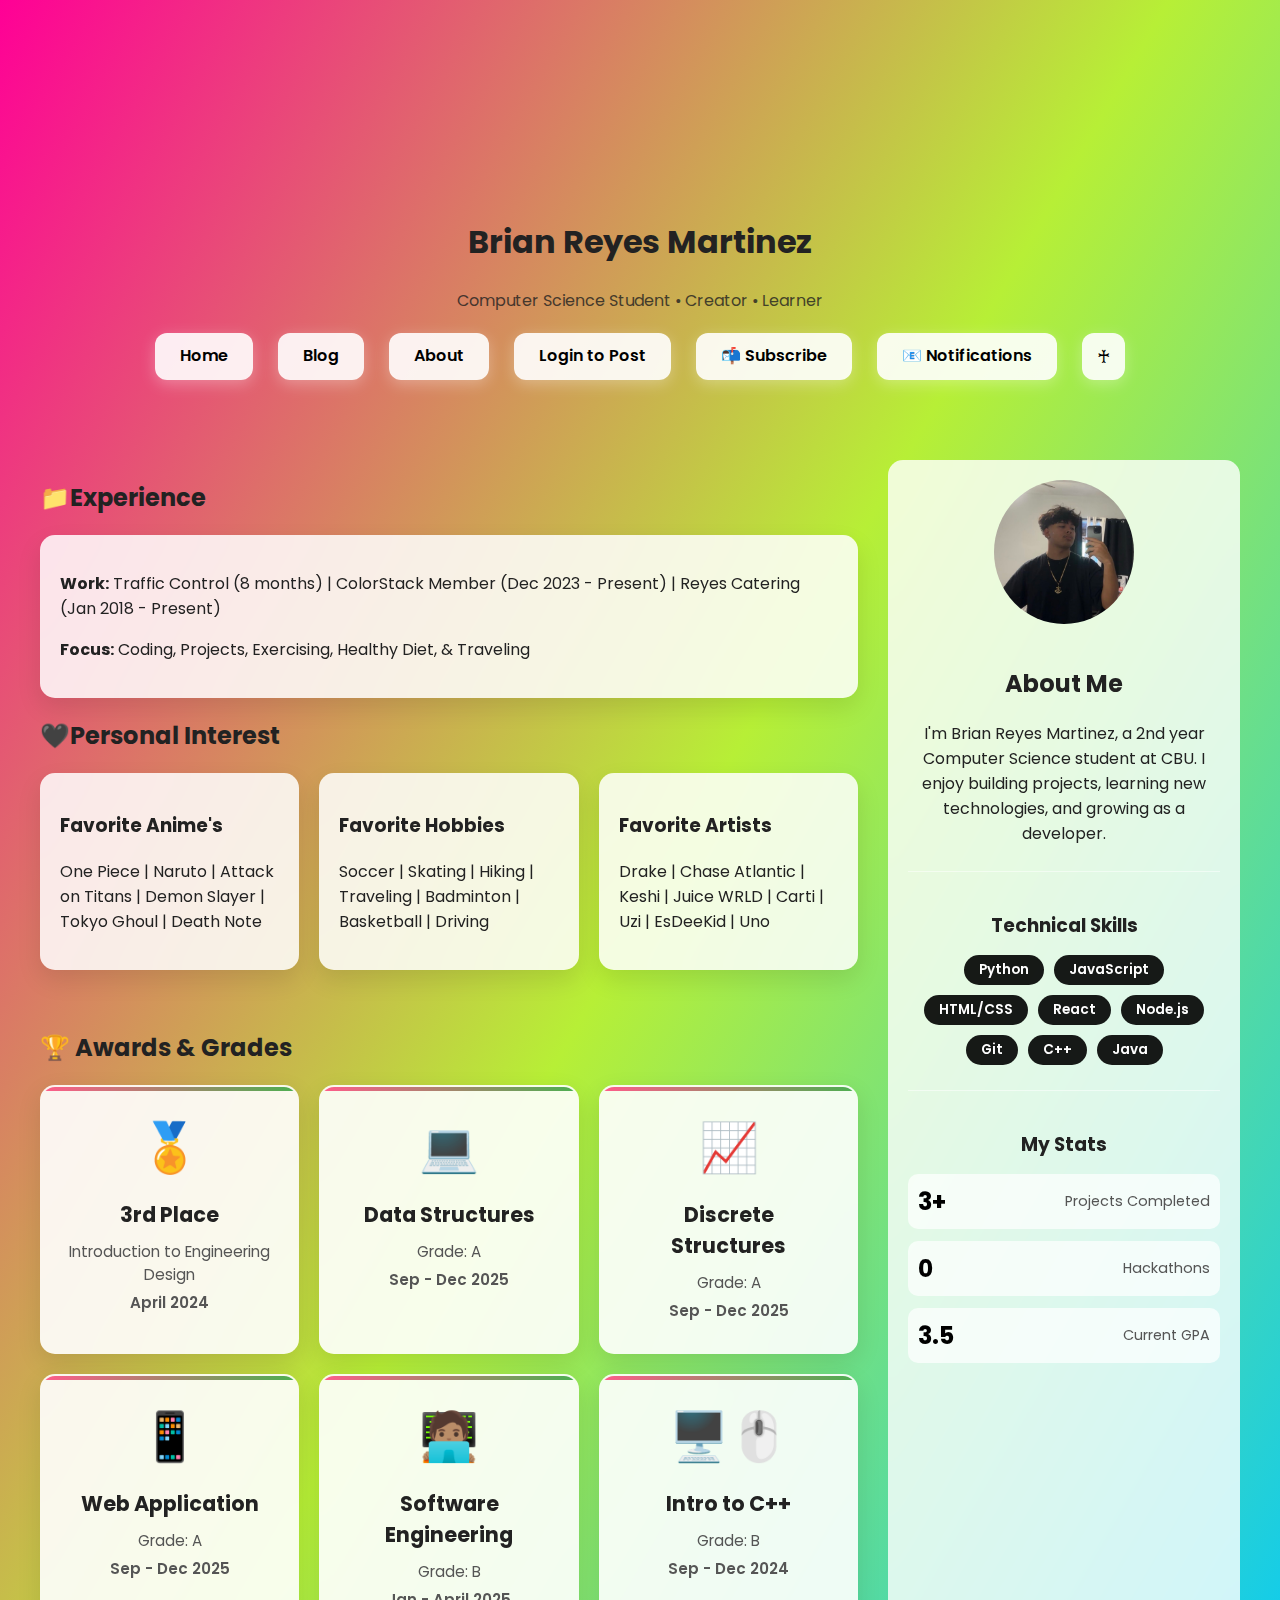
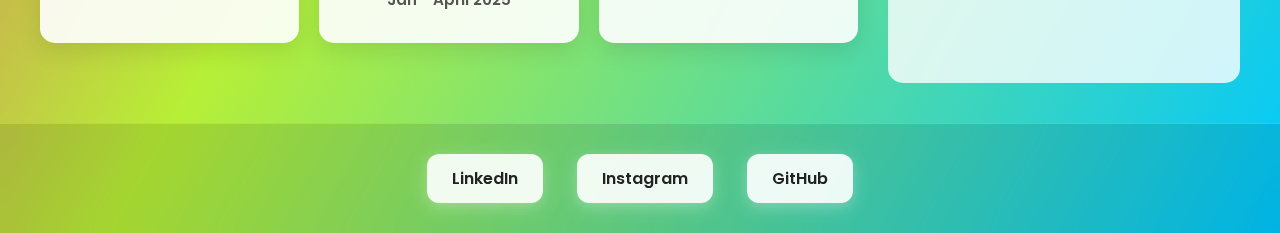
<file: index.html>
<!DOCTYPE html>
<html lang="en">
<head>
    <meta charset="UTF-8">
    <title>Brian's Personal Blog</title>
    <link rel="stylesheet" href="style.css">
    <script defer src="script.js"></script>
</head>
<body>
    <canvas id="orb-canvas"></canvas>
      
<header class="fade-in">
    <h1>Brian Reyes Martinez</h1>
    <p class="subtitle">Computer Science Student • Creator • Learner</p>
    <nav>
        <a href="#home">Home</a>
        <a href="#blog">Blog</a>
        <a href="#about">About</a>
        <a href="login.html">Login to Post</a>
        <a href="subscribe.html">📬 Subscribe</a>
        <a href="notifications.html" id="notificationLink" class="notification-link">
            📧 Notifications
            <span id="navNotificationDot" class="notification-dot" style="display: none;"></span>
        </a>
        <button id="themeToggle">♰</button>
    </nav>
</header>

<main class="container">
    <section class="post-text-box slide-in">
        <h2>📁Experience </h2>
        <div class="card">
            <p><strong>Work:</strong> Traffic Control (8 months) | ColorStack Member (Dec 2023 - Present) | Reyes Catering (Jan 2018 - Present) </p>
            <p><strong>Focus:</strong> Coding, Projects, Exercising, Healthy Diet, & Traveling</p>
        </div>

        <h2 id="blog">🖤Personal Interest</h2>
        <div class="blog-grid">
            <div class="blog-card">
                <h3>Favorite Anime's</h3>
                <p>One Piece | Naruto | Attack on Titans | Demon Slayer | Tokyo Ghoul | Death Note</p>
            </div>
            <div class="blog-card">
                <h3>Favorite Hobbies</h3>
                <p>Soccer | Skating | Hiking | Traveling | Badminton | Basketball | Driving </p>
            </div>
            <div class="blog-card">
                <h3>Favorite Artists</h3>
                <p>Drake | Chase Atlantic | Keshi | Juice WRLD | Carti | Uzi | EsDeeKid | Uno</p>
            </div>
        </div>

        <!-- AWARDS SECTION -->
        <h2 style="margin-top: 40px;">🏆 Awards & Grades </h2>
        <div class="awards-grid">
            <div class="award-card">
                <div class="award-icon">🏅</div>
                <h3>3rd Place</h3>
                <p>Introduction to Engineering Design</p>
                <p class="award-date">April 2024</p>
            </div>
            <div class="award-card">
                <div class="award-icon">💻</div>
                <h3>Data Structures</h3>
                <p>Grade: A</p>
                <p class="award-date">Sep - Dec 2025</p>
            </div>
            <div class="award-card">
                <div class="award-icon">📈</div>
                <h3>Discrete Structures</h3>
                <p>Grade: A </p>
                <p class="award-date">Sep - Dec 2025</p>
            </div>
            <div class="award-card">
                <div class="award-icon">📱</div>
                <h3>Web Application</h3>
                <p>Grade: A </p>
                <p class="award-date">Sep - Dec 2025</p>
            </div>
            <div class="award-card">
                <div class="award-icon">🧑🏽‍💻</div>
                <h3>Software Engineering</h3>
                <p>Grade: B</p>
                <p class="award-date">Jan - April 2025</p>
            </div>
            <div class="award-card">
                <div class="award-icon">🖥️🖱️</div>
                <h3>Intro to C++ </h3>
                <p>Grade: B</p>
                <p class="award-date">Sep - Dec 2024</p>
            </div>
        </div>
    </section>

    <aside class="profile zoom-in" id="about">
        <img src="IMG_3232.JPG" alt="Brian Profile">
        <h2>About Me</h2>
        <p>I'm Brian Reyes Martinez, a 2nd year Computer Science student at CBU. I enjoy building projects, learning new technologies, and growing as a developer.</p>
        
        <div class="skill-section">
            <h3>Technical Skills</h3>
            <div class="skill-list">
                <span class="skill-tag">Python</span>
                <span class="skill-tag">JavaScript</span>
                <span class="skill-tag">HTML/CSS</span>
                <span class="skill-tag">React</span>
                <span class="skill-tag">Node.js</span>
                <span class="skill-tag">Git</span>
                <span class="skill-tag">C++</span>
                <span class="skill-tag">Java</span>
            </div>
        </div>
        
        <div class="achievement-stats">
            <h3>My Stats</h3>
            <div class="stat-item">
                <span class="stat-number">3+</span>
                <span class="stat-label">Projects Completed</span>
            </div>
            <div class="stat-item">
                <span class="stat-number">0</span>
                <span class="stat-label">Hackathons</span>
            </div>
            <div class="stat-item">
                <span class="stat-number">3.5</span>
                <span class="stat-label">Current GPA</span>
            </div>
        </div>
    </aside>
</main>

<footer class="fade-in">
    <a href="https://www.linkedin.com/in/brian-reyes-martinez-986334271/" target="_blank">LinkedIn</a>
    <a href="https://www.instagram.com/briannreyy04/" target="_blank">Instagram</a>
    <a href="https://github.com/TheMaskedMan1" target="_blank">GitHub</a>
</footer>

</body>
</html>
</file>
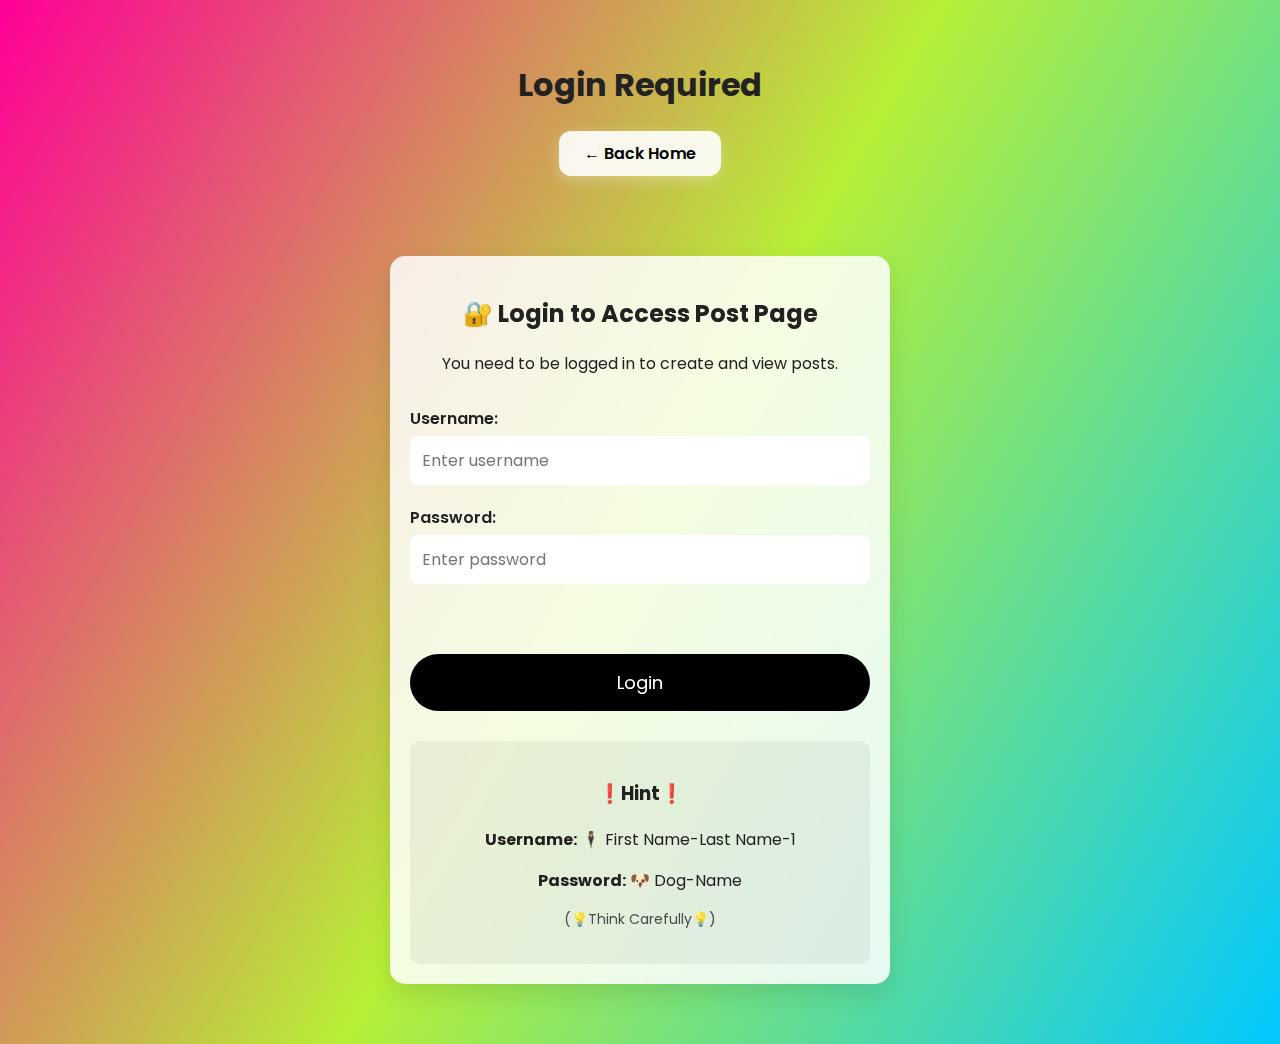
<file: login.html>
<!DOCTYPE html>
<html lang="en">
<head>
    <meta charset="UTF-8">
    <title>Login - Brian's Blog</title>
    <link rel="stylesheet" href="style.css">
    <script defer src="login.js"></script>
</head>
<body>

<header class="fade-in">
    <h1>Login Required</h1>
    <nav>
        <a href="index.html">← Back Home</a>
    </nav>
</header>

<main class="container">
    <section class="post-text-box slide-in" style="max-width: 500px; margin: 0 auto;">
        <div class="card" style="text-align: center;">
            <h2>🔐 Login to Access Post Page</h2>
            <p>You need to be logged in to create and view posts.</p>
            
            <div style="margin: 30px 0;">
                <div style="margin-bottom: 20px;">
                    <label for="username" style="display: block; text-align: left; margin-bottom: 5px; font-weight: 600;">Username:</label>
                    <input type="text" id="username" placeholder="Enter username" style="width: 100%; padding: 12px; border-radius: 8px; border: none; font-size: 16px;">
                </div>
                
                <div style="margin-bottom: 20px;">
                    <label for="password" style="display: block; text-align: left; margin-bottom: 5px; font-weight: 600;">Password:</label>
                    <input type="password" id="password" placeholder="Enter password" style="width: 100%; padding: 12px; border-radius: 8px; border: none; font-size: 16px;">
                </div>
                
                <p id="errorMessage" style="color: #ff5c8a; margin: 10px 0; height: 20px;"></p>
                
                <button id="loginBtn" class="submit-post" style="width: 100%; font-size: 18px; padding: 15px;">Login</button>
            </div>
            
            <div style="margin-top: 30px; padding: 20px; background: rgba(0,0,0,0.05); border-radius: 10px;">
                <h3>❗️Hint❗️</h3>
                <p><strong>Username:</strong> 🕴🏼 First Name-Last Name-1</p>
                <p><strong>Password:</strong> 🐶 Dog-Name</p>
                <p style="font-size: 14px; opacity: 0.8;">(💡Think Carefully💡)</p>
            </div>
        </div>
    </section>
</main>

</body>
</html>
</file>
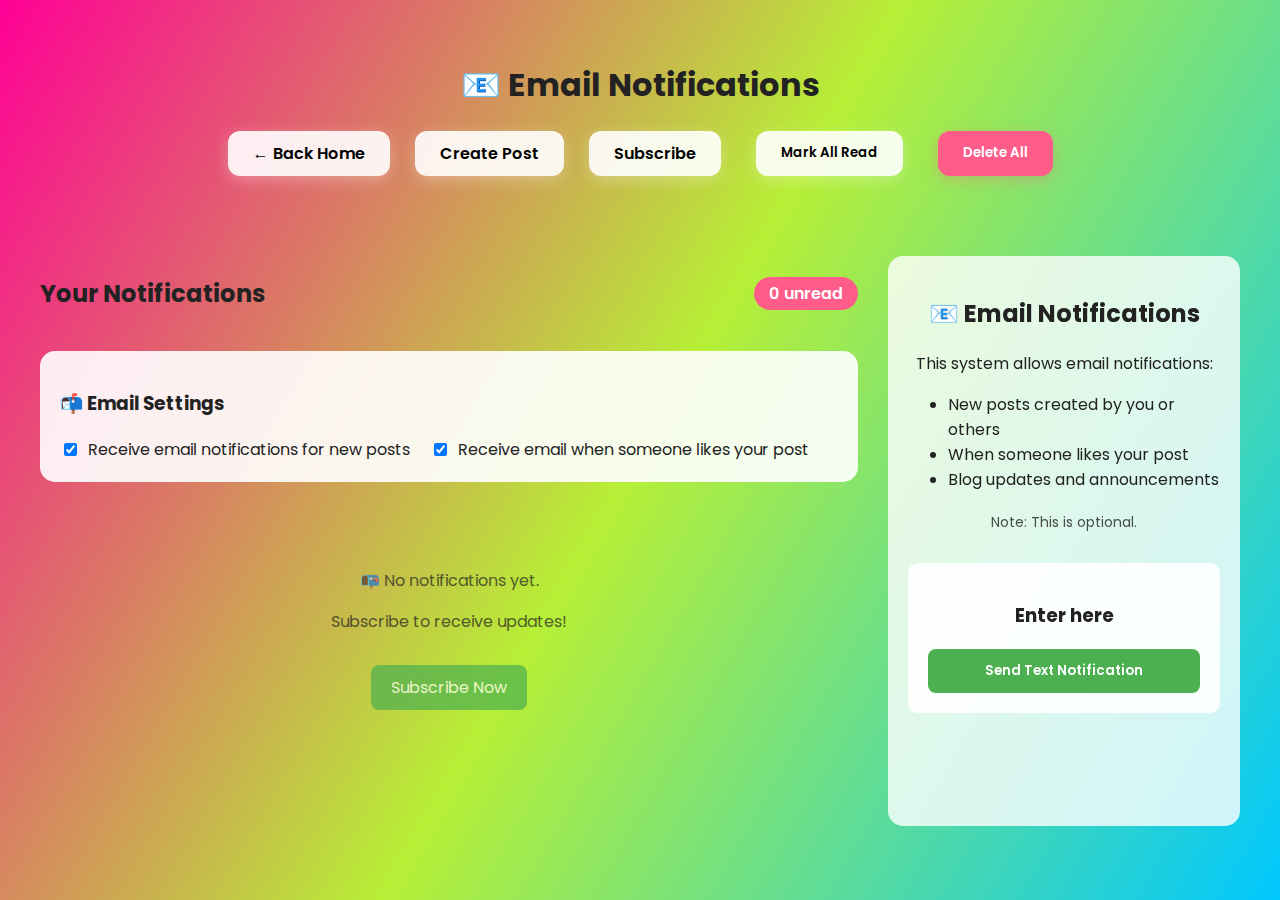
<file: notifications.html>
<!DOCTYPE html>
<html lang="en">
<head>
    <meta charset="UTF-8">
    <title>Email Notifications - Brian's Blog</title>
    <link rel="stylesheet" href="style.css">
    <script defer src="notifications.js"></script>
</head>
<body>

<header class="fade-in">
    <h1>📧 Email Notifications</h1>
    <nav>
        <a href="index.html">← Back Home</a>
        <a href="post.html">Create Post</a>
        <a href="subscribe.html">Subscribe</a>
        <button id="markAllRead" style="background: rgba(255, 255, 255, 0.9); border: none; padding: 10px 25px; border-radius: 12px; cursor: pointer; font-weight: 600; box-shadow: 0 4px 15px rgba(255, 255, 255, 0.3); transition: all 0.3s ease; margin-left: 10px;">Mark All Read</button>
        <button id="deleteAllBtn" style="background: #ff5c8a; color: white; border: none; padding: 10px 25px; border-radius: 12px; cursor: pointer; font-weight: 600; box-shadow: 0 4px 15px rgba(255, 92, 138, 0.3); transition: all 0.3s ease; margin-left: 10px;">Delete All</button>
    </nav>
</header>

<main class="container">
    <section class="post-text-box slide-in">
        <div style="display: flex; justify-content: space-between; align-items: center; margin-bottom: 20px;">
            <h2>Your Notifications</h2>
            <div>
                <span id="unreadCount" style="background: #ff5c8a; color: white; padding: 5px 15px; border-radius: 20px; font-weight: 600;"></span>
            </div>
        </div>

        <div style="margin-bottom: 30px; background: rgba(255,255,255,0.9); padding: 20px; border-radius: 15px;">
            <h3>📬 Email Settings</h3>
            <div style="display: flex; gap: 20px; margin-top: 15px;">
                <label style="display: flex; align-items: center; gap: 8px;">
                    <input type="checkbox" id="emailNotifications" checked>
                    <span>Receive email notifications for new posts</span>
                </label>
                <label style="display: flex; align-items: center; gap: 8px;">
                    <input type="checkbox" id="emailLikes" checked>
                    <span>Receive email when someone likes your post</span>
                </label>
            </div>
        </div>

        <div id="notificationsContainer" style="display: flex; flex-direction: column; gap: 15px;">
            <!-- Notifications will be loaded here -->
            <p style="text-align: center; padding: 40px; opacity: 0.7;">No notifications yet. Create a post to get started!</p>
        </div>
    </section>

    <aside class="profile zoom-in">
        <h2>📧 Email Notifications</h2>
        <p>This system allows email notifications:</p>
        <ul style="text-align: left; margin-top: 15px;">
            <li>New posts created by you or others</li>
            <li>When someone likes your post</li>
            <li>Blog updates and announcements</li>
        </ul>
        <p style="margin-top: 20px; font-size: 14px; opacity: 0.8;">Note: This is optional.</p>
        
        <div style="margin-top: 30px; padding: 20px; background: rgba(255,255,255,0.9); border-radius: 10px;">
            <h3> Enter here</h3>
            <button id="simulateEmail" style="width: 100%; padding: 12px; background: #4CAF50; color: white; border: none; border-radius: 8px; cursor: pointer; font-weight: 600;">Send Text Notification</button>
        </div>
    </aside>
</main>

</body>
</html>
</file>
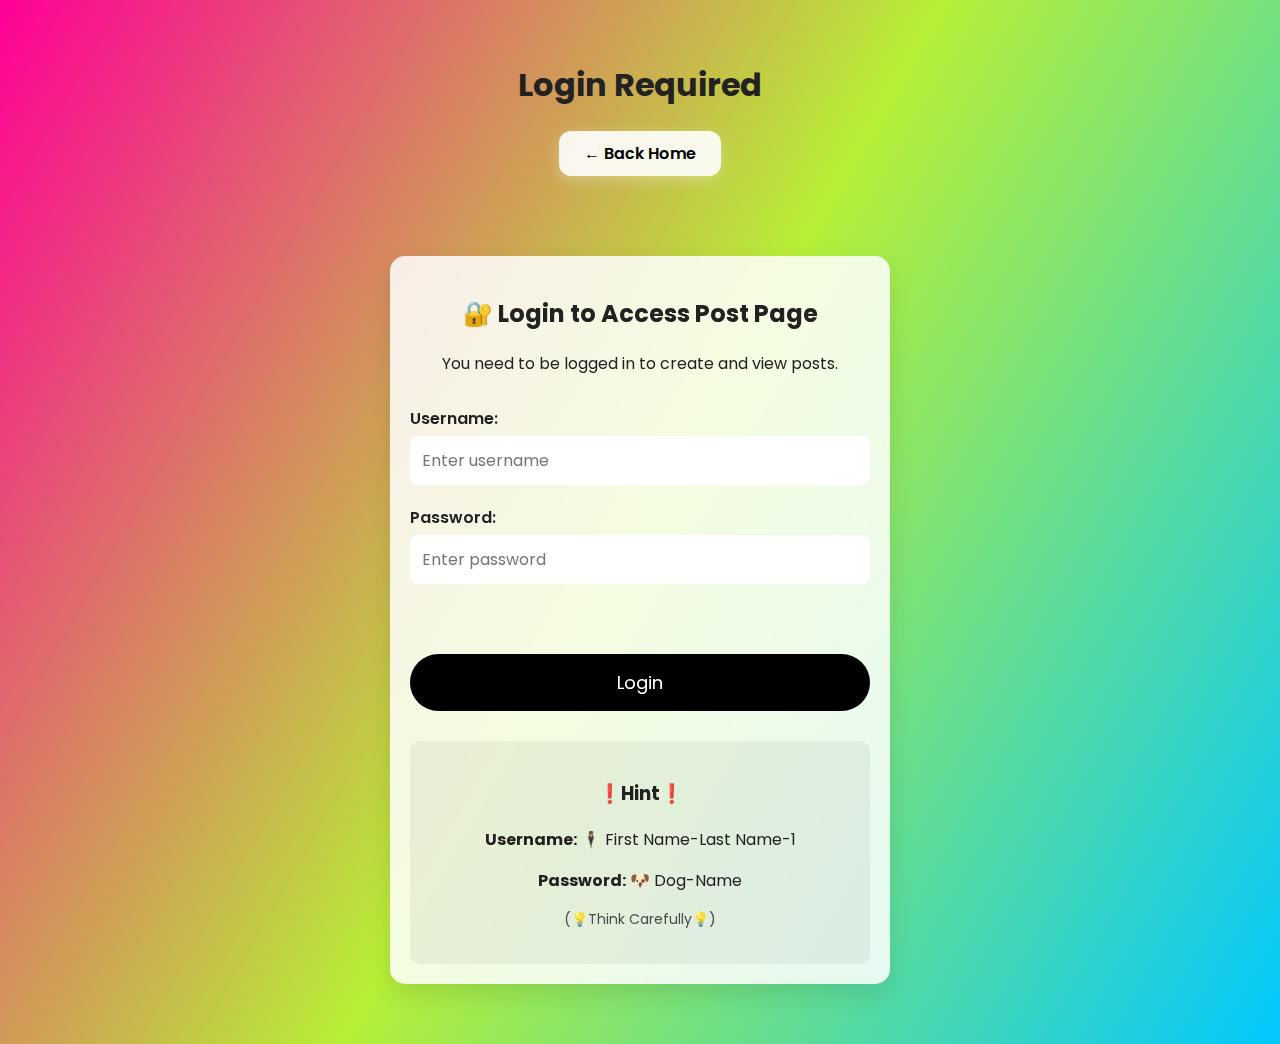
<file: post.html>
<!DOCTYPE html>
<html lang="en">
<head>
    <meta charset="UTF-8">
    <title>Create Post</title>
    <link rel="stylesheet" href="style.css">
    <script defer src="post.js"></script>
    <script>
        // Check if user is logged in
        document.addEventListener('DOMContentLoaded', function() {
            const isLoggedIn = localStorage.getItem('isLoggedIn');
            const userSession = localStorage.getItem('userSession');
            
            if (!isLoggedIn || isLoggedIn !== 'true' || !userSession) {
                // Redirect to login page if not logged in
                window.location.href = 'login.html';
            } else {
                
                try {
                    const session = JSON.parse(userSession);
                    const sessionTime = new Date(session.timestamp);
                    const currentTime = new Date();
                    const hoursDiff = (currentTime - sessionTime) / (1000 * 60 * 60);
                    
                    if (hoursDiff > 24) {
                        // Session expired
                        localStorage.removeItem('isLoggedIn');
                        localStorage.removeItem('userSession');
                        window.location.href = 'login.html';
                    }
                } catch (e) {
                    // Invalid session
                    localStorage.removeItem('isLoggedIn');
                    localStorage.removeItem('userSession');
                    window.location.href = 'login.html';
                }
            }
        });
    </script>
</head>
<body>

<header class="fade-in">
    <h1>Create a Post</h1>
    <nav>
        <a href="index.html">← Back Home</a>
        <button id="logoutBtn" style="background: rgba(255, 255, 255, 0.9); border: none; padding: 10px 25px; border-radius: 12px; cursor: pointer; font-weight: 600; box-shadow: 0 4px 15px rgba(255, 255, 255, 0.3); transition: all 0.3s ease; margin-left: 20px;">Logout</button>
    </nav>
</header>

<main class="container">
    <section class="post-text-box slide-in">
        <div style="text-align: right; margin-bottom: 20px; font-size: 14px; opacity: 0.8;">
            Logged in as: <span id="currentUser"></span>
        </div>

        <h2>📸 Upload Images</h2>
        <input type="file" id="imageInput" accept="image/*" multiple>

        <h2>📝 Description</h2>
        <textarea id="description" placeholder="Write something..."></textarea>

        <button class="submit-post" id="postBtn">Post</button>

        <hr style="margin:40px 0;">

        <h2>📰 Your Posts</h2>
        <div id="postsContainer"></div>

    </section>
</main>

<script>
    // Set current username
    document.addEventListener('DOMContentLoaded', function() {
        const userSession = localStorage.getItem('userSession');
        if (userSession) {
            try {
                const session = JSON.parse(userSession);
                document.getElementById('currentUser').textContent = session.username;
            } catch (e) {
                document.getElementById('currentUser').textContent = 'User';
            }
        }
        
        // Logout button
        document.getElementById('logoutBtn').addEventListener('click', function() {
            localStorage.removeItem('isLoggedIn');
            localStorage.removeItem('userSession');
            window.location.href = 'login.html';
        });
    });
</script>

</body>
</html>
</file>
<file: style.css>
@import url('https://fonts.googleapis.com/css2?family=Poppins:wght@300;400;600&display=swap');

* {
    box-sizing: border-box;
    font-family: 'Poppins', sans-serif;
}

body {
    margin: 0;
    background: transparent;
    color: #222;
}

body {
    margin: 0;
    min-height: 100vh;
    background: linear-gradient(
        120deg,
        rgb(255, 0, 150),
        rgb(183, 239, 54),
        rgb(0, 200, 255),
        rgb(120, 0, 255),
        rgb(53, 225, 125),
        rgb(249, 63, 82),
        rgb(0, 255, 180)
    );
    background-size: 300% 300%;
    animation: neonShift 14s ease infinite;
    color: #222;
}

@keyframes neonShift {
    0% { background-position: 0% 50%; }
    50% { background-position: 100% 50%; }
    100% { background-position: 0% 50%; }
}

.card, .blog-card, .post, .profile, .award-card {
    backdrop-filter: blur(12px);
    background: rgba(255, 255, 255, 0.85);
}

header {
    text-align: center;
    padding: 40px;
}

.subtitle {
    opacity: 0.8;
}

nav {
    display: flex;
    justify-content: center;
    gap: 25px;
    margin-top: 20px;
}

nav a {
    text-decoration: none;
    color: black;
    font-weight: 600;
    position: relative;
    padding: 10px 25px;
    background: rgba(255, 255, 255, 0.9);
    border-radius: 12px;
    box-shadow: 0 4px 15px rgba(255, 255, 255, 0.3);
    transition: all 0.3s ease;
}

nav a:hover {
    background: rgba(255, 255, 255, 1);
    transform: translateY(-3px);
    box-shadow: 0 8px 25px rgba(255, 255, 255, 0.7);
}

#themeToggle {
    cursor: pointer;
    border: none;
    background: rgba(255, 255, 255, 0.9);
    font-size: 18px;
    padding: 10px 15px;
    border-radius: 12px;
    box-shadow: 0 4px 15px rgba(255, 255, 255, 0.3);
    transition: all 0.3s ease;
}

#themeToggle:hover {
    background: rgba(255, 255, 255, 1);
    transform: translateY(-3px);
    box-shadow: 0 8px 25px rgba(255, 255, 255, 0.7);
}

.container {
    display: flex;
    padding: 40px;
    gap: 30px;
    min-height: calc(100vh - 250px);
}

.post-text-box {
    flex: 70%;
}

.profile {
    flex: 30%;
    background: rgba(255,255,255,0.8);
    border-radius: 15px;
    padding: 20px;
    text-align: center;
    transition: transform 0.4s;
}

.profile:hover {
    transform: translateY(-10px) scale(1.03);
}

.profile img {
    width: 140px;
    border-radius: 50%;
    margin-bottom: 15px;
}

.card, .blog-card {
    background: rgba(255,255,255,0.85);
    padding: 20px;
    border-radius: 15px;
    margin-bottom: 20px;
    box-shadow: 0 10px 25px rgba(0,0,0,0.1);
    transition: transform 0.3s;
}

.blog-card:hover {
    transform: translateY(-8px);
}

.blog-grid {
    display: grid;
    grid-template-columns: repeat(auto-fit, minmax(220px, 1fr));
    gap: 20px;
}

footer {
    text-align: center;
    padding: 30px;
    background: rgba(0, 0, 0, 0.1);
    backdrop-filter: blur(10px);
    border-top: 1px solid rgba(255, 255, 255, 0.2);
    margin-top: auto;
}

footer a {
    margin: 0 15px;
    text-decoration: none;
    font-weight: 600;
    color: #222;
    padding: 12px 25px;
    background: rgba(255, 255, 255, 0.9);
    border-radius: 12px;
    box-shadow: 0 4px 15px rgba(255, 255, 255, 0.3);
    transition: all 0.3s ease;
    display: inline-block;
}

footer a:hover {
    background: rgba(255, 255, 255, 1);
    transform: translateY(-3px);
    box-shadow: 
        0 8px 25px rgba(255, 255, 255, 0.7),
        0 0 15px rgba(255, 255, 255, 0.6);
}

/* Animations */
.fade-in {
    animation: fadeIn 1.2s ease forwards;
}

.slide-in {
    animation: slideIn 1s ease forwards;
}

.zoom-in {
    animation: zoomIn 1s ease forwards;
}

@keyframes fadeIn {
    from { opacity: 0; }
    to { opacity: 1; }
}

@keyframes slideIn {
    from { transform: translateX(-40px); opacity: 0; }
    to { transform: translateX(0); opacity: 1; }
}

@keyframes zoomIn {
    from { transform: scale(0.9); opacity: 0; }
    to { transform: scale(1); opacity: 1; }
}
.image-preview {
    display: grid;
    grid-template-columns: repeat(auto-fit, minmax(150px, 1fr));
    gap: 15px;
    margin: 20px 0;
}

.image-preview img {
    width: 100%;
    border-radius: 12px;
    box-shadow: 0 8px 20px rgba(0,0,0,0.15);
}

textarea {
    width: 100%;
    height: 120px;
    border-radius: 12px;
    padding: 15px;
    border: none;
    font-size: 15px;
    resize: none;
    box-shadow: 0 8px 20px rgba(0,0,0,0.1);
}

.submit-post {
    margin-top: 20px;
    padding: 12px 30px;
    font-size: 16px;
    border-radius: 30px;
    border: none;
    cursor: pointer;
    background: black;
    color: white;
    transition: transform 0.3s;
}

.submit-post:hover {
    transform: scale(1.05);
}
.post {
    background: rgba(255,255,255,0.9);
    padding: 20px;
    border-radius: 15px;
    margin-bottom: 30px;
    box-shadow: 0 10px 25px rgba(0,0,0,0.15);
}

.post-images {
    display: grid;
    grid-template-columns: repeat(auto-fit, minmax(140px, 1fr));
    gap: 12px;
    margin-bottom: 15px;
}

.post-images img {
    width: 100%;
    border-radius: 12px;
}

.post-actions {
    display: flex;
    gap: 20px;
    margin-top: 10px;
}

.like-btn, .delete-btn {
    border: none;
    padding: 8px 16px;
    border-radius: 20px;
    cursor: pointer;
    font-weight: 600;
}

.like-btn {
    background: #ff5c8a;
    color: white;
}

.delete-btn {
    background: #333;
    color: white;
}
/* Add to the end of style.css */
@keyframes shake {
    0%, 100% { transform: translateX(0); }
    10%, 30%, 50%, 70%, 90% { transform: translateX(-5px); }
    20%, 40%, 60%, 80% { transform: translateX(5px); }
}

input:focus {
    outline: none;
    box-shadow: 0 0 0 2px rgba(255, 255, 255, 0.5);
}

/* Notification Styles */
.notification-card {
    transition: all 0.3s ease;
}

.notification-card:hover {
    transform: translateY(-3px);
    box-shadow: 0 8px 25px rgba(0,0,0,0.15);
}

.notification-badge {
    position: fixed;
    top: 20px;
    right: 20px;
    background: #ff5c8a;
    color: white;
    width: 24px;
    height: 24px;
    border-radius: 50%;
    display: flex;
    align-items: center;
    justify-content: center;
    font-size: 12px;
    font-weight: bold;
    z-index: 1000;
    cursor: pointer;
    animation: pulse 2s infinite;
}

@keyframes pulse {
    0% { transform: scale(1); }
    50% { transform: scale(1.1); }
    100% { transform: scale(1); }
}

/* Add to existing navigation styles */
nav a.notification-link {
    position: relative;
}

.notification-dot {
    position: absolute;
    top: -5px;
    right: -5px;
    width: 8px;
    height: 8px;
    background: #ff5c8a;
    border-radius: 50%;
    animation: pulse 1.5s infinite;
}

/* Email notification specific styles */
.email-header {
    background: linear-gradient(135deg, #667eea 0%, #764ba2 100%);
    color: white;
    padding: 20px;
    border-radius: 15px 15px 0 0;
    margin: -20px -20px 20px -20px;
}

.email-body {
    padding: 20px;
    line-height: 1.6;
}

.email-footer {
    border-top: 1px solid #eee;
    padding-top: 20px;
    margin-top: 20px;
    font-size: 12px;
    color: #888;
}

/* Subscription Form Styles */
.subscription-form {
    background: rgba(255, 255, 255, 0.9);
    padding: 25px;
    border-radius: 15px;
    margin-bottom: 20px;
    box-shadow: 0 8px 25px rgba(0, 0, 0, 0.1);
}

.tab-button {
    padding: 12px 30px;
    border: none;
    border-radius: 30px;
    background: rgba(255, 255, 255, 0.7);
    cursor: pointer;
    font-weight: 600;
    transition: all 0.3s ease;
    font-size: 16px;
}

.tab-button.active {
    background: #4CAF50;
    color: white;
    box-shadow: 0 4px 15px rgba(76, 175, 80, 0.3);
}

.tab-button:hover:not(.active) {
    background: rgba(255, 255, 255, 0.9);
    transform: translateY(-2px);
}

.form-input {
    width: 100%;
    padding: 15px;
    border: 2px solid #e0e0e0;
    border-radius: 10px;
    font-size: 16px;
    transition: all 0.3s ease;
    background: white;
}

.form-input:focus {
    outline: none;
    border-color: #4CAF50;
    box-shadow: 0 0 0 3px rgba(76, 175, 80, 0.1);
}

.checkbox-label {
    display: flex;
    align-items: center;
    gap: 10px;
    margin-bottom: 12px;
    padding: 10px;
    background: rgba(255, 255, 255, 0.7);
    border-radius: 8px;
    cursor: pointer;
    transition: all 0.3s ease;
}

.checkbox-label:hover {
    background: rgba(255, 255, 255, 0.9);
    transform: translateX(5px);
}

.checkbox-label input[type="checkbox"] {
    width: 18px;
    height: 18px;
    cursor: pointer;
}

.unsubscribe-btn {
    transition: all 0.3s ease;
}

.unsubscribe-btn:hover {
    background: #ff3860 !important;
    transform: scale(1.05);
}

/* Notification Delete Button Styles */
.mark-read-btn, .delete-notification-btn {
    opacity: 0.7;
    transition: all 0.3s ease;
    width: 30px;
    height: 30px;
    border-radius: 50%;
    display: flex;
    align-items: center;
    justify-content: center;
}

.mark-read-btn:hover {
    opacity: 1;
    background: rgba(76, 175, 80, 0.1);
    color: #4CAF50 !important;
}

.delete-notification-btn:hover {
    opacity: 1;
    background: rgba(255, 92, 138, 0.1);
    color: #ff5c8a !important;
}

.notification-type {
    transition: all 0.3s ease;
}

.notification-card:hover .notification-type {
    transform: scale(1.05);
}

/* Bulk Actions */
.bulk-actions {
    display: flex;
    gap: 15px;
    margin-top: 20px;
    padding-top: 20px;
    border-top: 1px solid rgba(255, 255, 255, 0.3);
}

.bulk-action-btn {
    padding: 12px 25px;
    border: none;
    border-radius: 10px;
    cursor: pointer;
    font-weight: 600;
    transition: all 0.3s ease;
    flex: 1;
}

#deleteAllBtn {
    background: #ff5c8a;
    color: white;
}

#deleteAllBtn:hover {
    background: #ff3860;
    transform: translateY(-2px);
}

/* Empty State */
.empty-state {
    text-align: center;
    padding: 60px 20px;
}

.empty-state-icon {
    font-size: 60px;
    margin-bottom: 20px;
    opacity: 0.5;
}

/* AWARDS SECTION STYLES */
.awards-grid {
    display: grid;
    grid-template-columns: repeat(auto-fit, minmax(250px, 1fr));
    gap: 20px;
    margin-top: 20px;
    margin-bottom: 40px;
}

.award-card {
    background: rgba(255, 255, 255, 0.9);
    border-radius: 15px;
    padding: 25px;
    text-align: center;
    transition: all 0.3s ease;
    border: 2px solid transparent;
    box-shadow: 0 8px 25px rgba(0, 0, 0, 0.1);
    position: relative;
    overflow: hidden;
}

.award-card:hover {
    transform: translateY(-10px);
    border-color: rgba(255, 92, 138, 0.5);
    box-shadow: 0 15px 35px rgba(255, 92, 138, 0.2);
}

.award-card::before {
    content: '';
    position: absolute;
    top: 0;
    left: 0;
    right: 0;
    height: 4px;
    background: linear-gradient(90deg, #ff5c8a, #4CAF50);
}

.award-icon {
    font-size: 48px;
    margin-bottom: 15px;
    animation: float 3s ease-in-out infinite;
}

@keyframes float {
    0%, 100% { transform: translateY(0px); }
    50% { transform: translateY(-10px); }
}

.award-card h3 {
    margin: 10px 0;
    color: #222;
    font-size: 1.3em;
}

.award-card p {
    margin: 5px 0;
    color: #555;
    font-size: 0.95em;
}

.award-date {
    font-size: 0.85em;
    color: #888;
    margin-top: 10px;
    font-weight: 600;
}

/* Profile Section Additional Styles */
.skill-section {
    margin-top: 25px;
    padding-top: 20px;
    border-top: 1px solid rgba(255, 255, 255, 0.5);
}

.skill-section h3 {
    margin-bottom: 15px;
    color: #222;
}

.skill-list {
    display: flex;
    flex-wrap: wrap;
    gap: 10px;
    justify-content: center;
}

.skill-tag {
    background: rgba(0, 0, 0, 0.9);
    color: white;
    padding: 5px 15px;
    border-radius: 20px;
    font-size: 0.85em;
    font-weight: 600;
    transition: all 0.3s ease;
}

.skill-tag:hover {
    background: rgba(255, 92, 138, 1);
    transform: scale(1.05);
}

.achievement-stats {
    margin-top: 25px;
    padding-top: 20px;
    border-top: 1px solid rgba(255, 255, 255, 0.5);
}

.achievement-stats h3 {
    margin-bottom: 15px;
    color: #222;
}

.stat-item {
    display: flex;
    justify-content: space-between;
    align-items: center;
    margin-bottom: 12px;
    padding: 10px;
    background: rgba(255, 255, 255, 0.7);
    border-radius: 10px;
}

.stat-number {
    font-size: 1.5em;
    font-weight: bold;
    color: #000000;
}

.stat-label {
    color: #555;
    font-size: 0.9em;
}

/* Responsive Design */
@media (max-width: 768px) {
    .container {
        flex-direction: column;
        padding: 20px;
    }
    
    .post-text-box, .profile {
        width: 100%;
        margin-bottom: 30px;
    }
    
    .tab-button {
        padding: 10px 20px;
        font-size: 14px;
    }
    
    .bulk-actions {
        flex-direction: column;
    }
    
    .awards-grid {
        grid-template-columns: repeat(2, 1fr);
        gap: 15px;
    }
    
    nav {
        flex-wrap: wrap;
        gap: 15px;
    }
    
    nav a {
        padding: 8px 20px;
        font-size: 0.9em;
    }
}

@media (max-width: 480px) {
    .awards-grid {
        grid-template-columns: 1fr;
    }
    
    .blog-grid {
        grid-template-columns: 1fr;
    }
    
    footer a {
        display: block;
        margin: 10px auto;
        width: 80%;
        text-align: center;
    }
}
</file>
